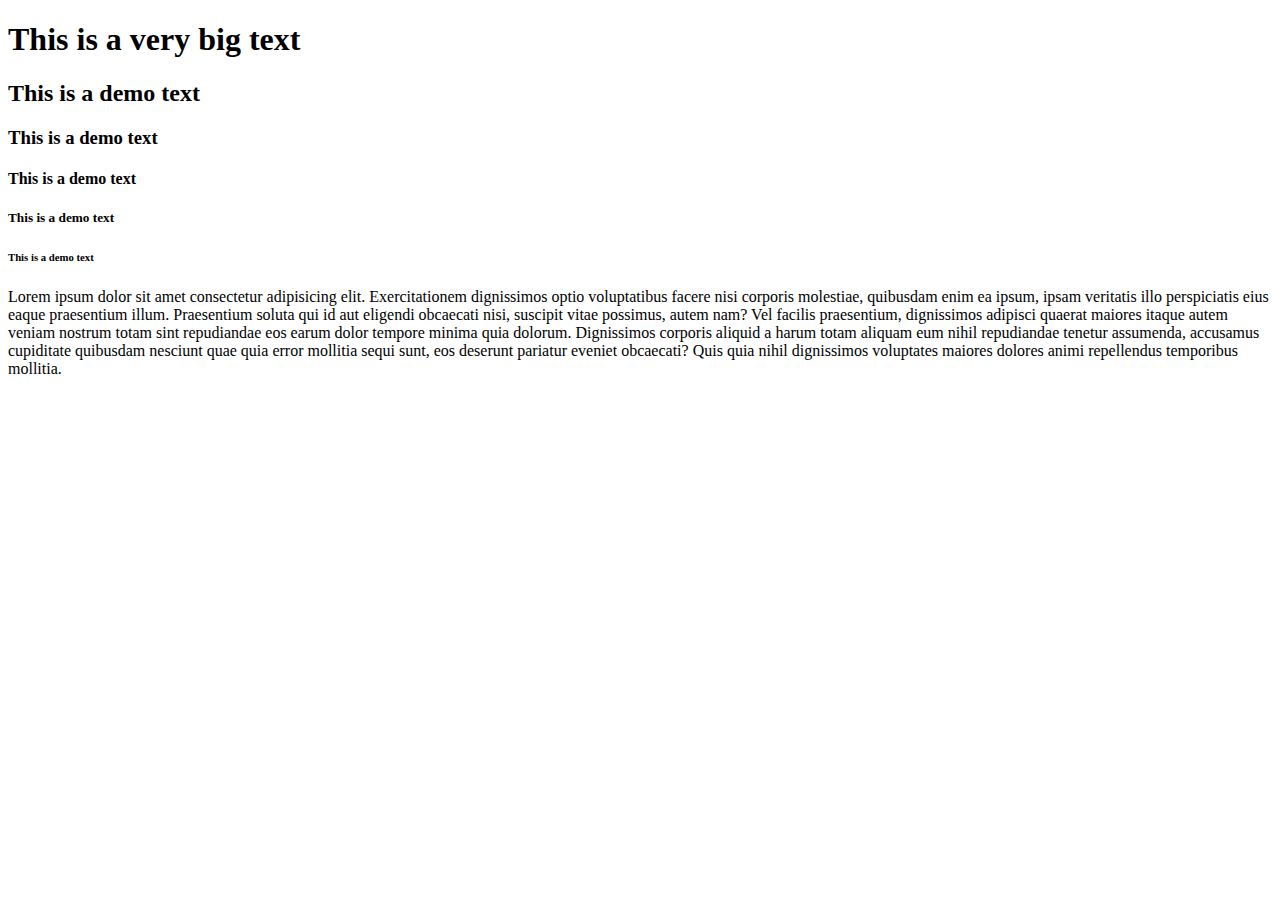
<file: demo/index.html>
<!DOCTYPE html>
<html lang="en">

<head>
    <meta charset="UTF-8">
    <meta http-equiv="X-UA-Compatible" content="IE=edge">
    <meta name="viewport" content="width=device-width, initial-scale=1.0">
    <meta name="description" content="this is my personal website">
    <title>Document</title>
</head>

<body>
    <h1>This is a very big text</h1>
    <h2>This is a demo text</h2>
    <h3>This is a demo text</h3>
    <h4>This is a demo text</h4>
    <h5>This is a demo text</h5>
    <h6>This is a demo text</h6>

    <p>Lorem ipsum dolor sit amet consectetur adipisicing elit. Exercitationem dignissimos optio voluptatibus facere
        nisi corporis molestiae, quibusdam enim ea ipsum, ipsam veritatis illo perspiciatis eius eaque praesentium
        illum. Praesentium soluta qui id aut eligendi obcaecati nisi, suscipit vitae possimus, autem nam? Vel facilis
        praesentium, dignissimos adipisci quaerat maiores itaque autem veniam nostrum totam sint repudiandae eos earum
        dolor tempore minima quia dolorum. Dignissimos corporis aliquid a harum totam aliquam eum nihil repudiandae
        tenetur assumenda, accusamus cupiditate quibusdam nesciunt quae quia error mollitia sequi sunt, eos deserunt
        pariatur eveniet obcaecati? Quis quia nihil dignissimos voluptates maiores dolores animi repellendus temporibus
        mollitia.</p>

</body>

</html>
</file>
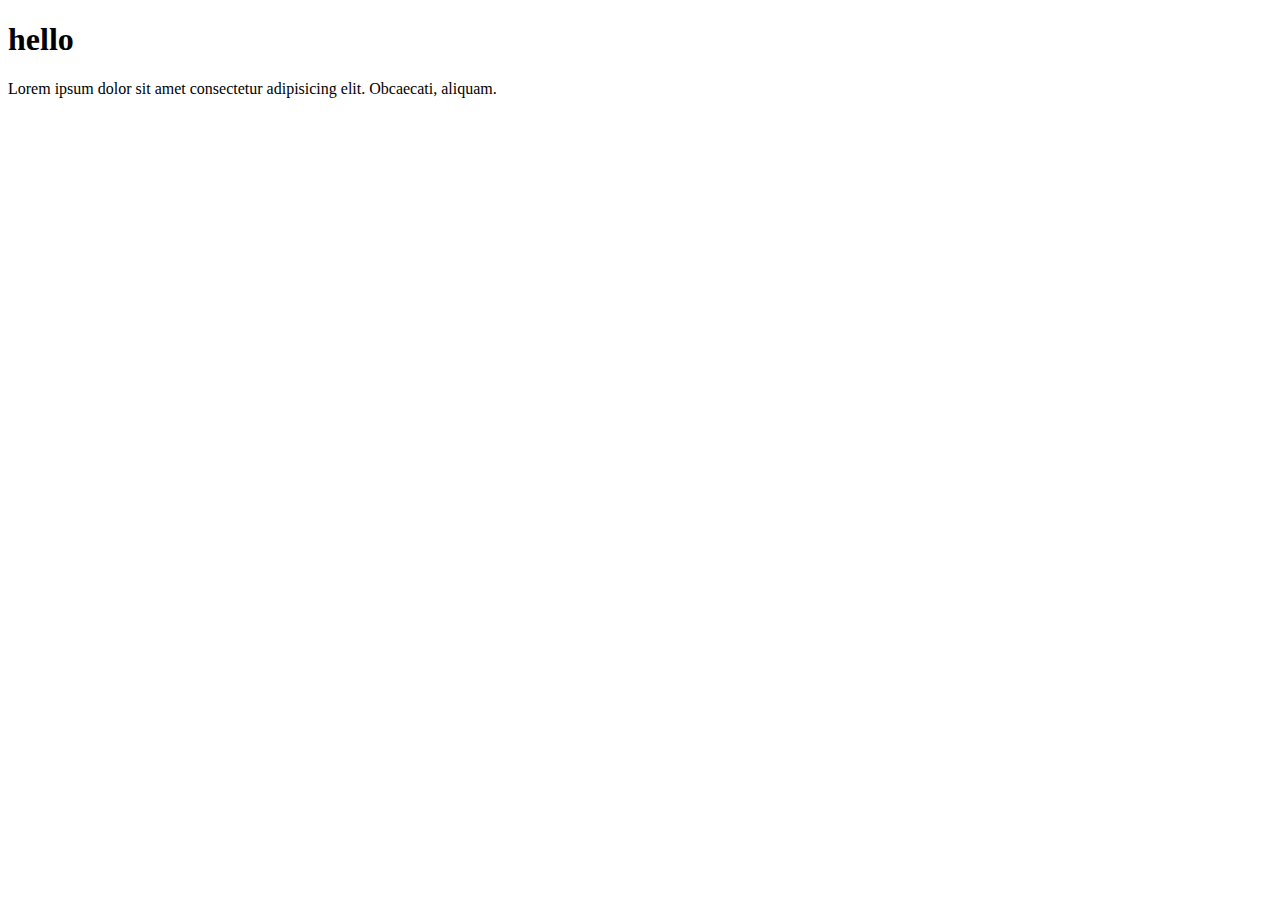
<file: leaernjs/lec1/index.html>
<!DOCTYPE html>
<html lang="en">
<head>
    <meta charset="UTF-8">
    <meta http-equiv="X-UA-Compatible" content="IE=edge">
    <meta name="viewport" content="width=device-width, initial-scale=1.0">
    <title>Document</title>
    <script src="script.js"></script>
</head>
<body>
    <h1>hello</h1>
    <p>Lorem ipsum dolor sit amet consectetur adipisicing elit. Obcaecati, aliquam.</p>
    
</body>
</html>
</file>
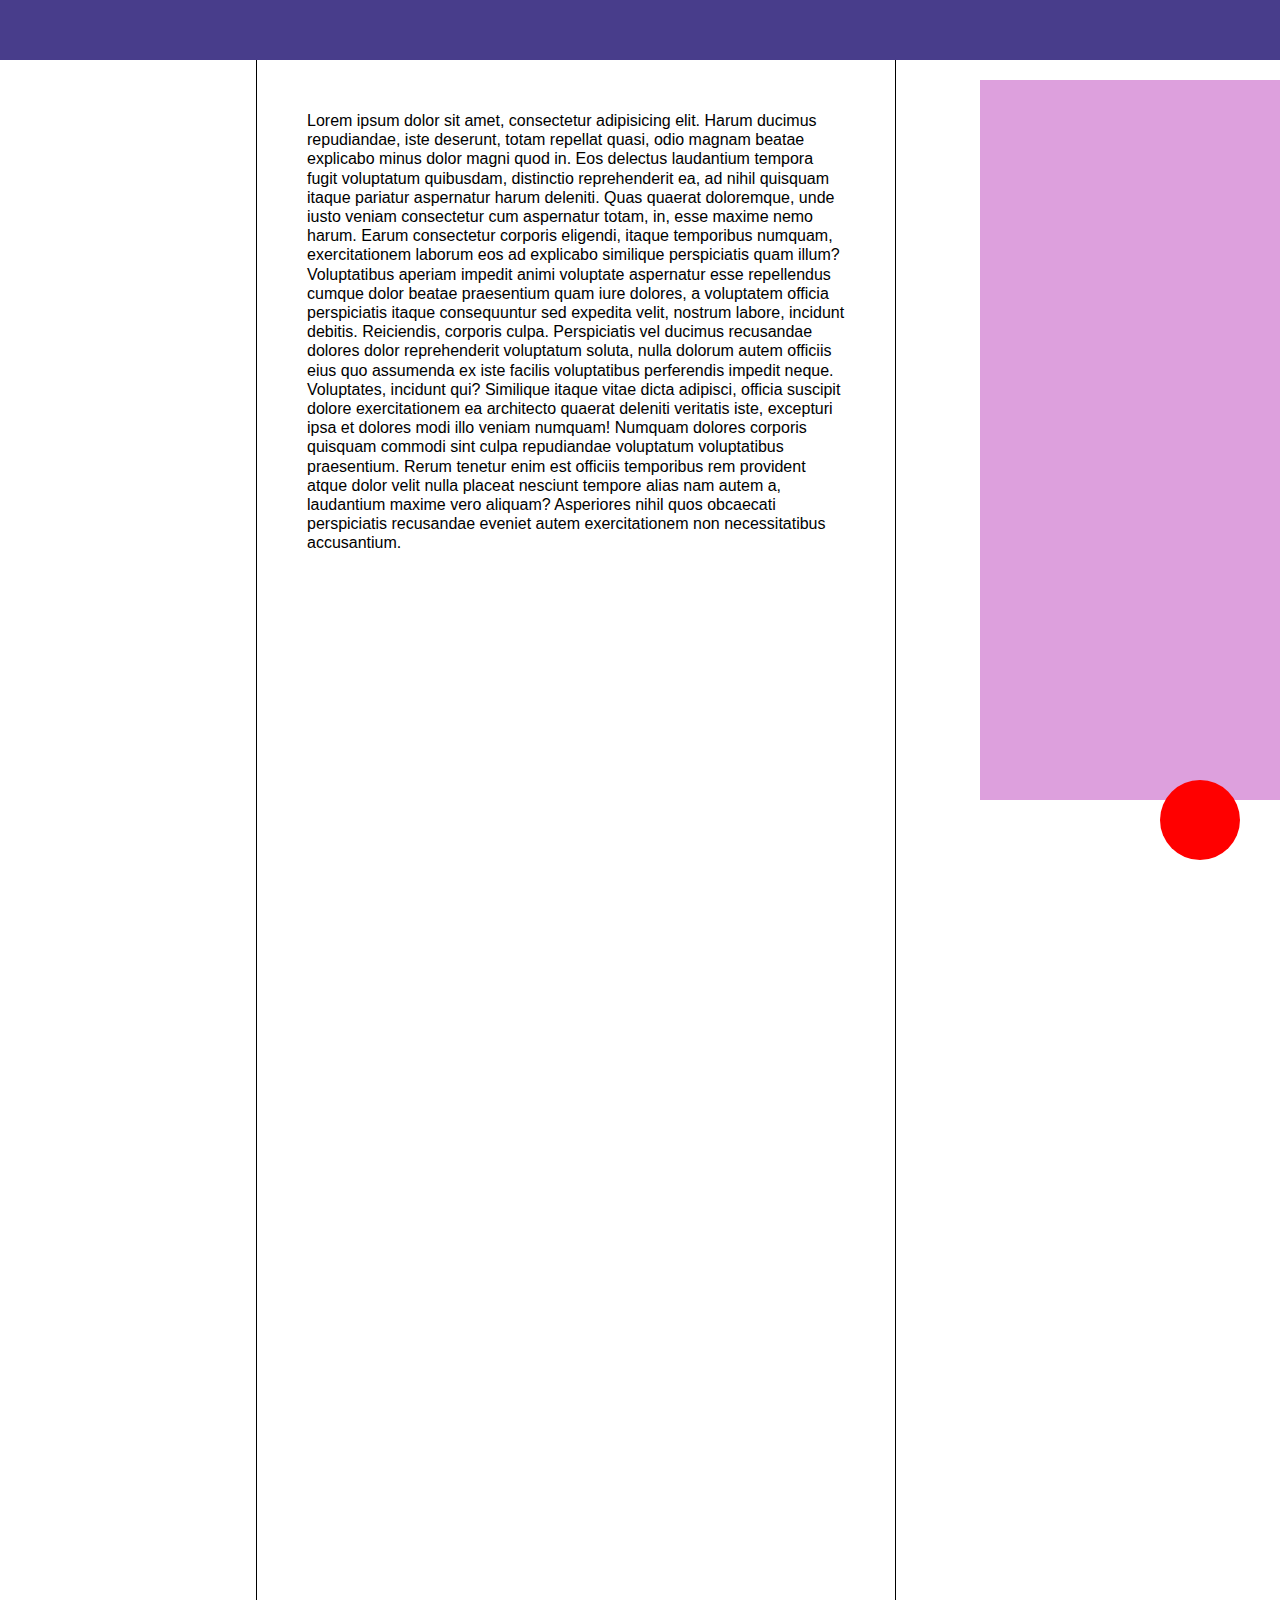
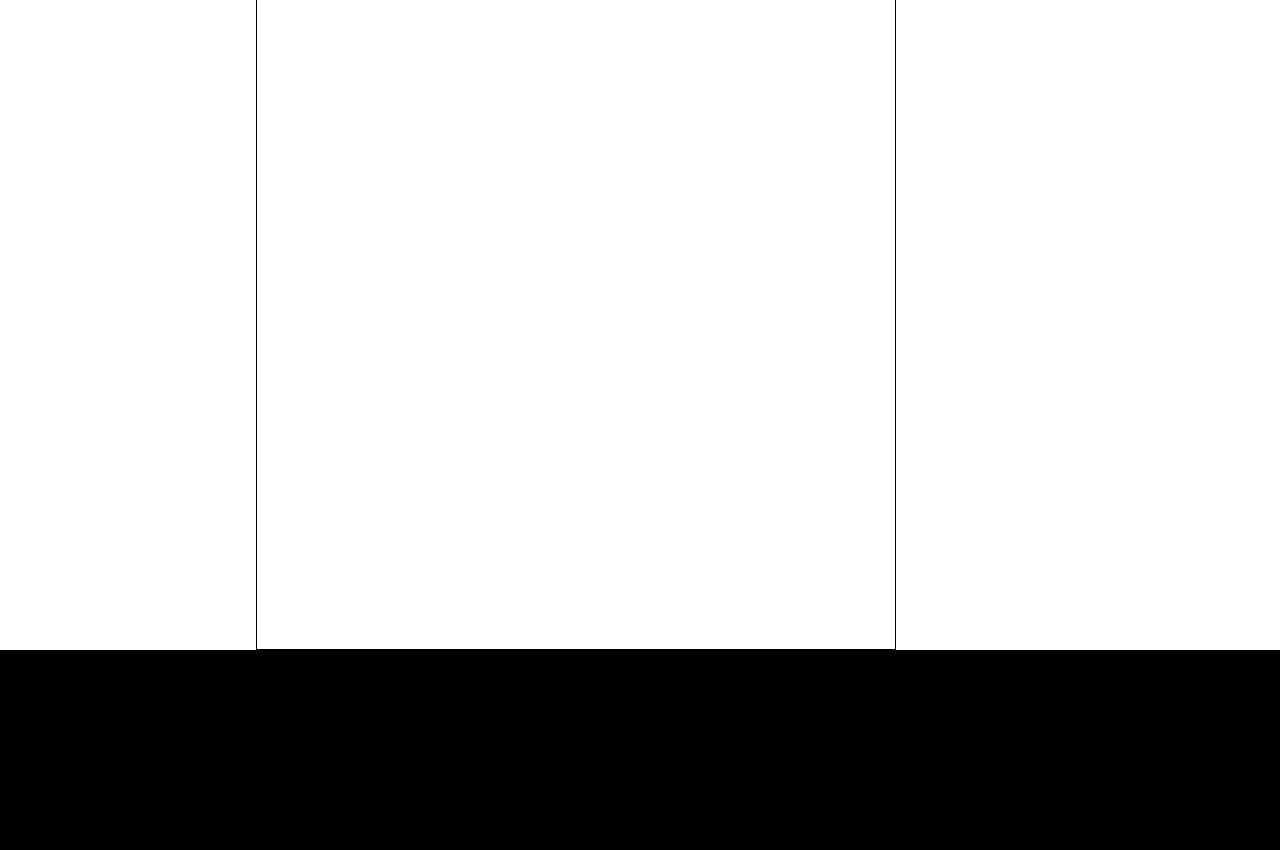
<file: learncss/0.1position/index.html>
<!DOCTYPE html>
<html lang="en">

<head>
    <meta charset="UTF-8">
    <meta http-equiv="X-UA-Compatible" content="IE=edge">
    <meta name="viewport" content="width=device-width, initial-scale=1.0">
    <title>Document</title>
    <link rel="stylesheet" href="style.css">
</head>

<body>
    <nav>

    </nav>
    <main>
        <p>Lorem ipsum dolor sit amet, consectetur adipisicing elit. Harum ducimus repudiandae, iste deserunt, totam
            repellat quasi, odio magnam beatae explicabo minus dolor magni quod in. Eos delectus laudantium tempora
            fugit voluptatum quibusdam, distinctio reprehenderit ea, ad nihil quisquam itaque pariatur aspernatur harum
            deleniti. Quas quaerat doloremque, unde iusto veniam consectetur cum aspernatur totam, in, esse maxime nemo
            harum. Earum consectetur corporis eligendi, itaque temporibus numquam, exercitationem laborum eos ad
            explicabo similique perspiciatis quam illum? Voluptatibus aperiam impedit animi voluptate aspernatur esse
            repellendus cumque dolor beatae praesentium quam iure dolores, a voluptatem officia perspiciatis itaque
            consequuntur sed expedita velit, nostrum labore, incidunt debitis. Reiciendis, corporis culpa. Perspiciatis
            vel ducimus recusandae dolores dolor reprehenderit voluptatum soluta, nulla dolorum autem officiis eius quo
            assumenda ex iste facilis voluptatibus perferendis impedit neque. Voluptates, incidunt qui? Similique itaque
            vitae dicta adipisci, officia suscipit dolore exercitationem ea architecto quaerat deleniti veritatis iste,
            excepturi ipsa et dolores modi illo veniam numquam! Numquam dolores corporis quisquam commodi sint culpa
            repudiandae voluptatum voluptatibus praesentium. Rerum tenetur enim est officiis temporibus rem provident
            atque dolor velit nulla placeat nesciunt tempore alias nam autem a, laudantium maxime vero aliquam?
            Asperiores nihil quos obcaecati perspiciatis recusandae eveniet autem exercitationem non necessitatibus
            accusantium.</p>
    </main>
    <div class="aside-container">
        <aside></aside>
    </div>
    <div class="contact"></div>
    <footer></footer>

</body>

</html>
</file>
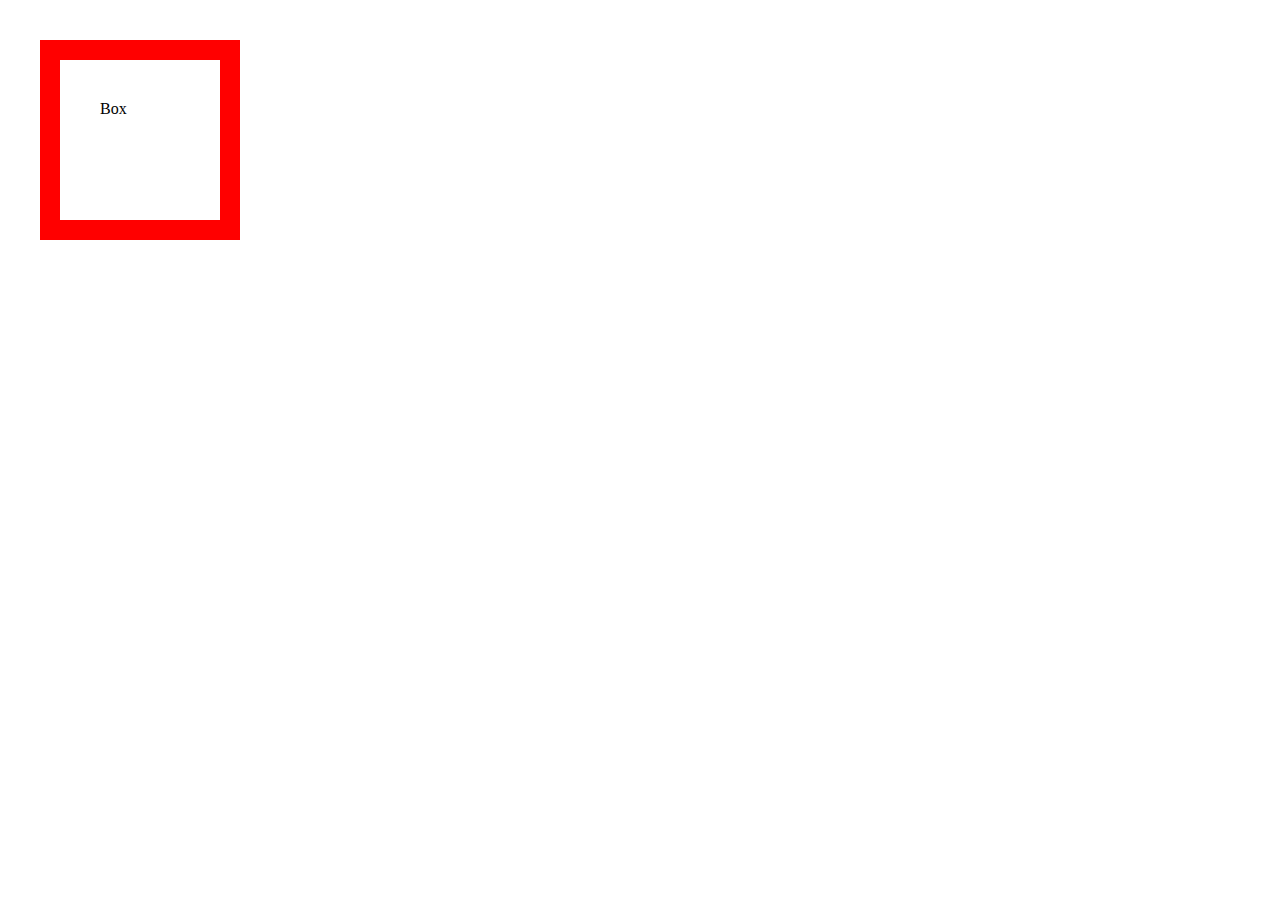
<file: learncss/boxmodel/index.html>
<!DOCTYPE html>
<html lang="en">

<head>
    <meta charset="UTF-8">
    <meta http-equiv="X-UA-Compatible" content="IE=edge">
    <meta name="viewport" content="width=device-width, initial-scale=1.0">
    <title>Units in css</title>
    <link rel="stylesheet" href="style.css">
</head>

<body>
    <div class="box">
        Box
    </div>

</body>

</html>
</file>
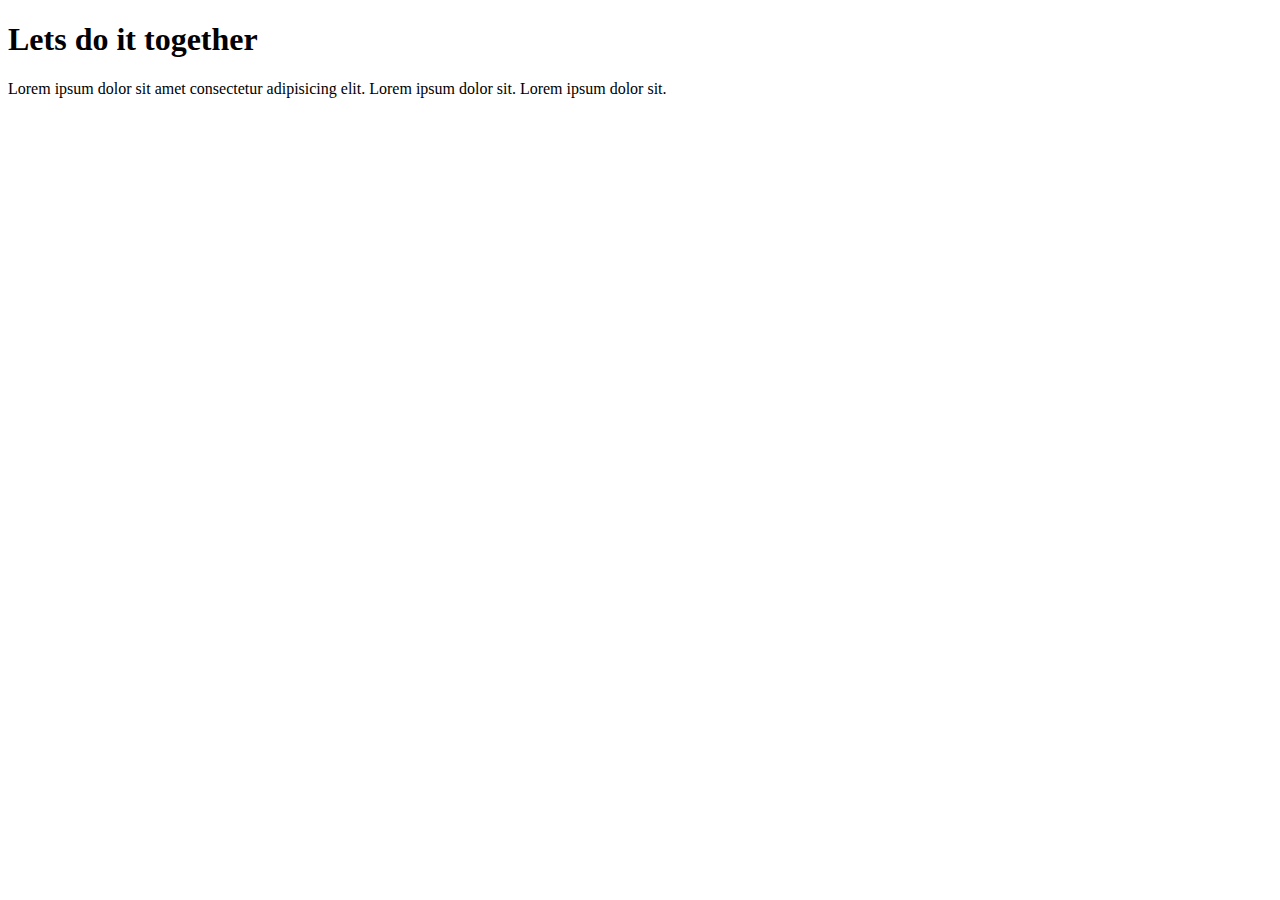
<file: learncss/display property/index.html>
<!DOCTYPE html>
<html lang="en">

<head>
    <meta charset="UTF-8">
    <meta http-equiv="X-UA-Compatible" content="IE=edge">
    <meta name="viewport" content="width=device-width, initial-scale=1.0">
    <title>Document</title>
    <link rel="stylesheet" href="style.css">
</head>

<body>
    <h1>Lets do it together</h1>
    <p>Lorem ipsum dolor sit amet consectetur adipisicing elit.</p>
    <p>Lorem ipsum dolor sit.</p>
    <p>Lorem ipsum dolor sit.</p>

</body>

</html>
</file>
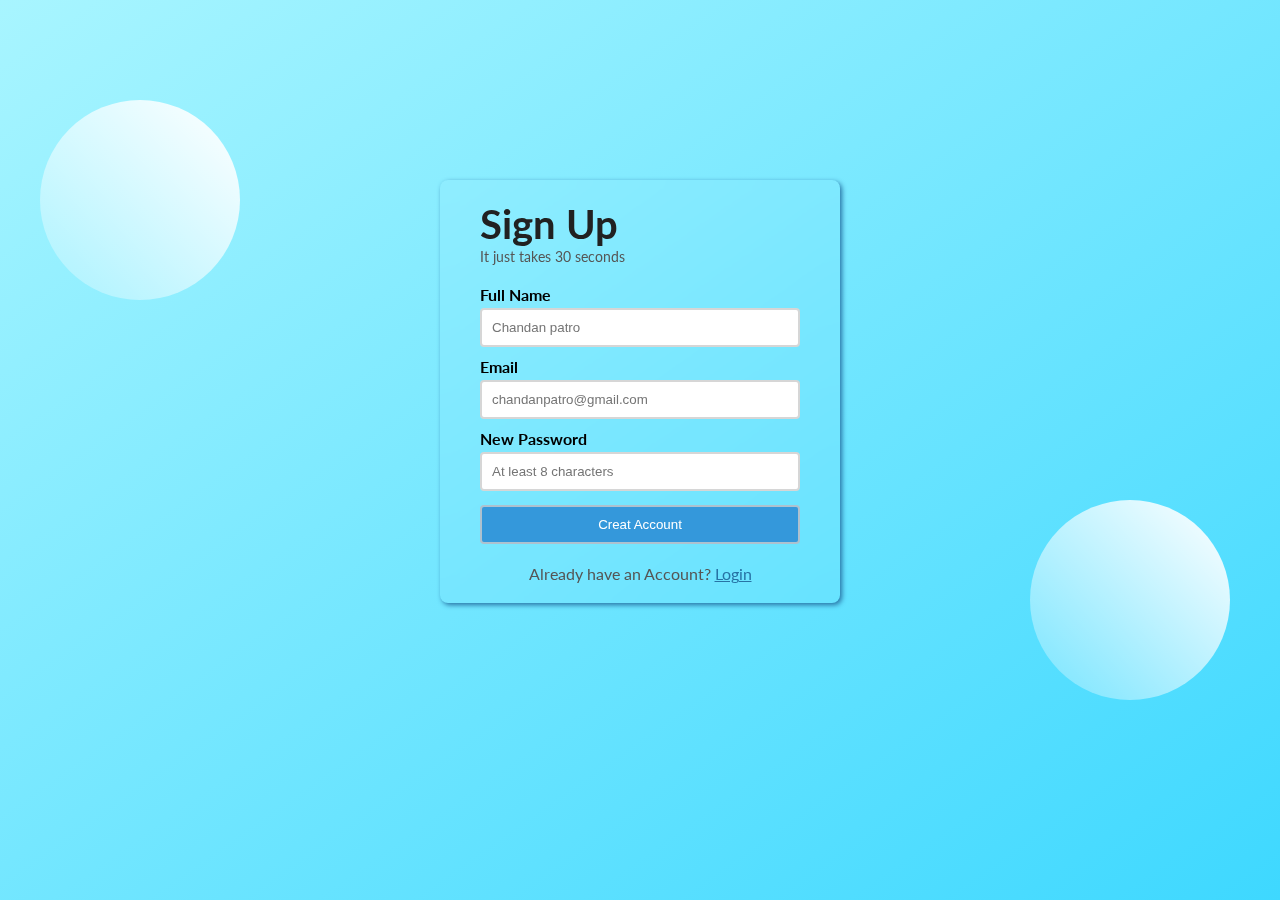
<file: learncss/mini project signup/index.html>
<!DOCTYPE html>
<html lang="en">

<head>
    <meta charset="UTF-8">
    <meta http-equiv="X-UA-Compatible" content="IE=edge">
    <meta name="viewport" content="width=device-width, initial-scale=1.0">
    <title>SignUp</title>
    <link rel="stylesheet" href="style.css">
</head>

<body>
    <div class="outer-box">
        <div class="inner-box">
            <header class="signup-header">
                <h1>Sign Up</h1>
                <p>It just takes 30 seconds</p>
            </header>
            <main class="signup-body">
                <form action="#">
                    <p>
                        <label for="fullname">Full Name</label>
                        <input type="text" id="fullname" placeholder="Chandan patro" required>
                    </p>
                    <p>
                        <label for="email">Email</label>
                        <input type="email" id="email" placeholder="chandanpatro@gmail.com" required>
                    </p>
                    <p>
                        <label for="password">New Password</label>
                        <input type="password" id="password" placeholder="At least 8 characters" required>
                    </p>
                    <p>
                        <input type="submit" id="submit" value="Creat Account">
                    </p>
                </form>
            </main>
            <footer class="signup-footer">
                <p>Already have an Account? <a href="#">Login</a></p>
            </footer>
        </div>
        <div class="circle c1"></div>
        <div class="circle c2"></div>
    </div>

</body>

</html>
</file>
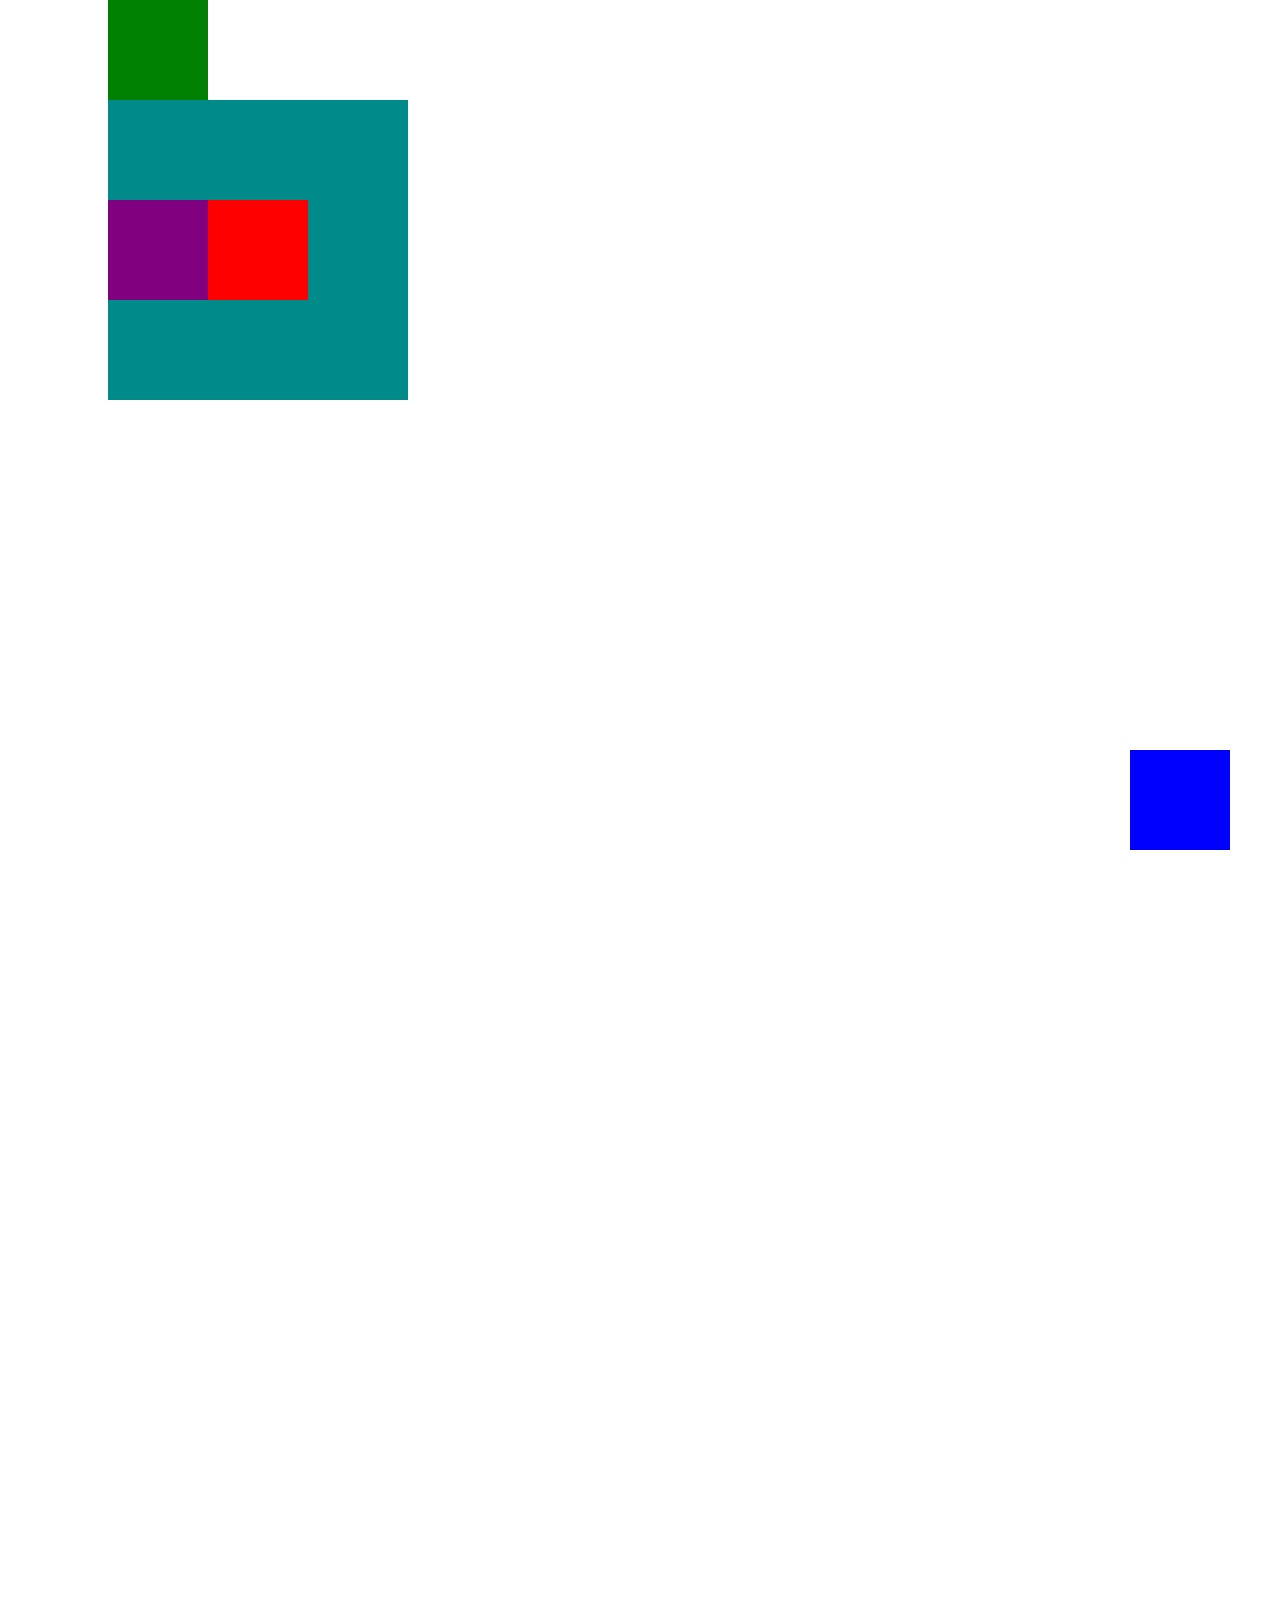
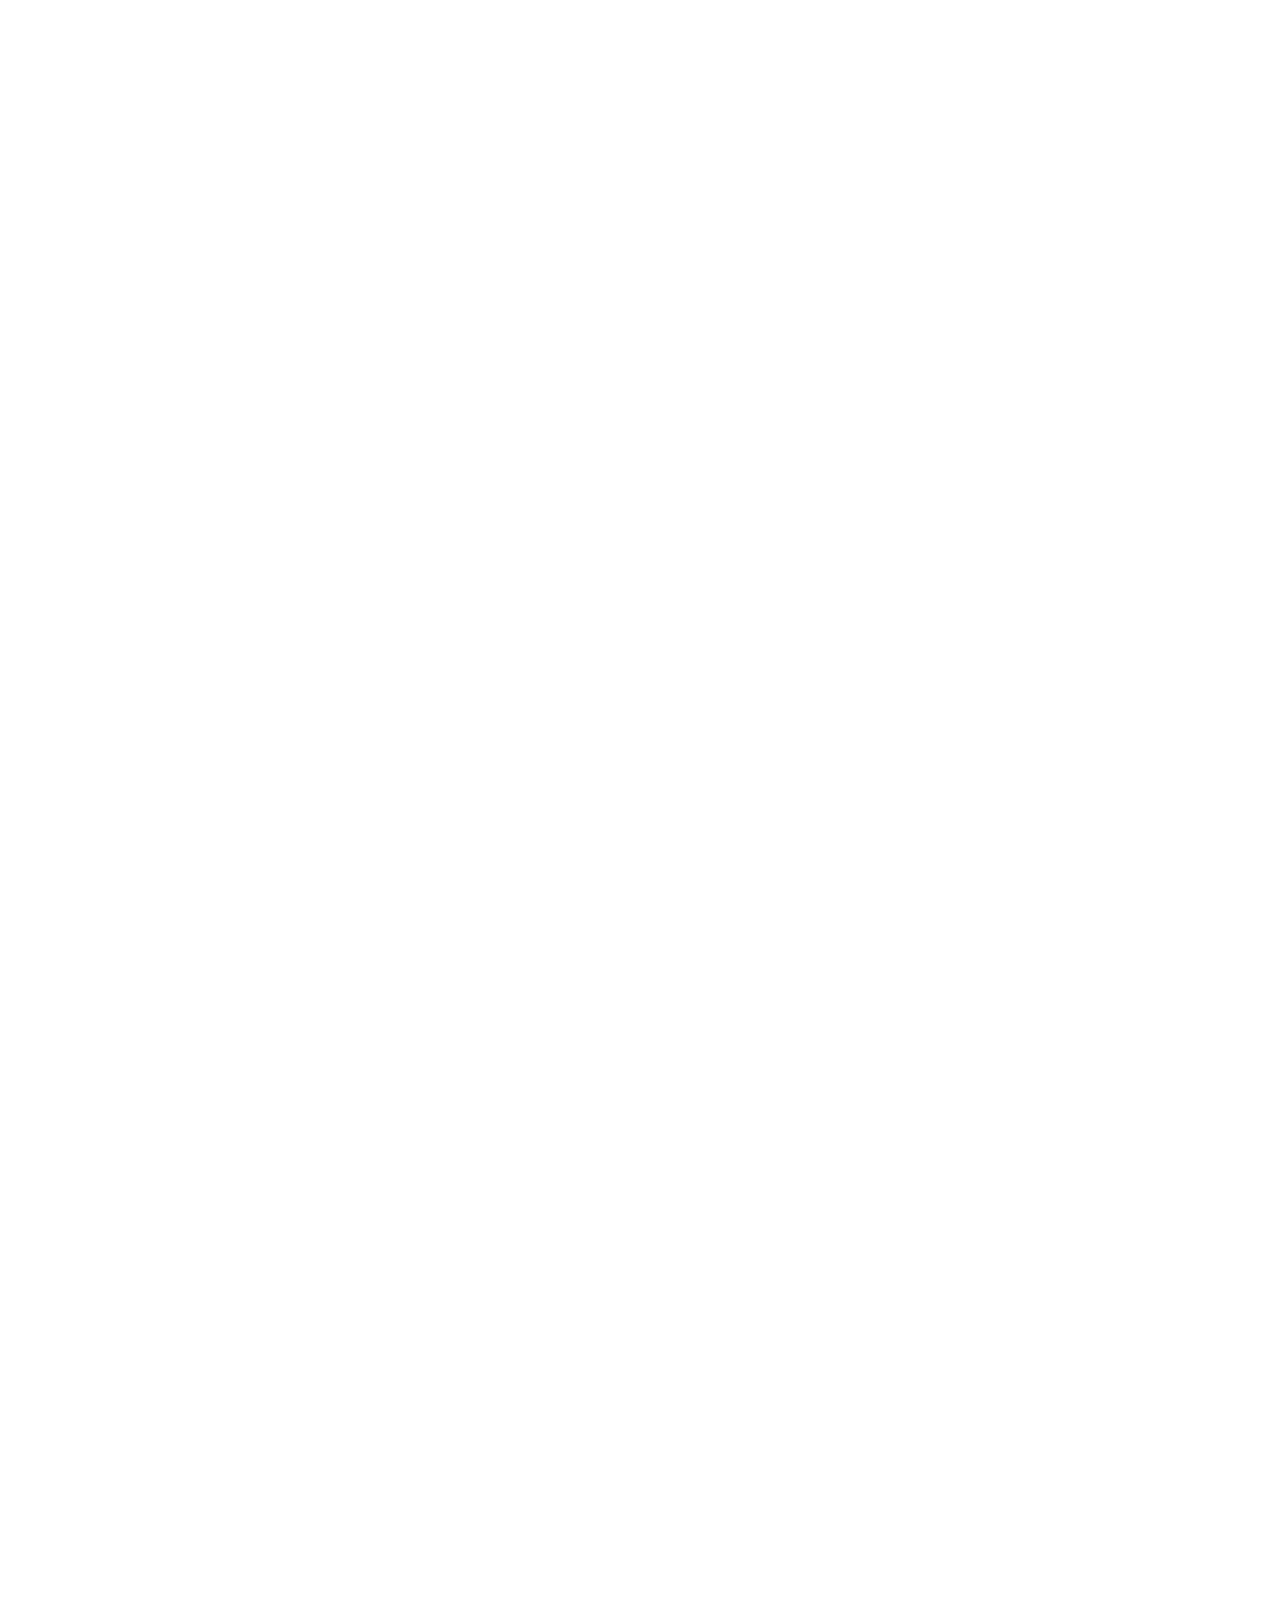
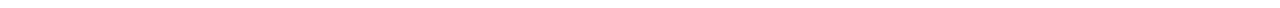
<file: learncss/position/index.html>
<!DOCTYPE html>
<html lang="en">

<head>
    <meta charset="UTF-8">
    <meta http-equiv="X-UA-Compatible" content="IE=edge">
    <meta name="viewport" content="width=device-width, initial-scale=1.0">
    <title>Document</title>
    <link rel="stylesheet" href="style.css">
</head>

<body>
    <div class="container">
        <div class="box red"></div>
        <div class="box green"></div>
        <div class="box blue"></div>
        <div class="box purple"></div>
    </div>
    <div class="spacer"></div>

</body>

</html>
</file>
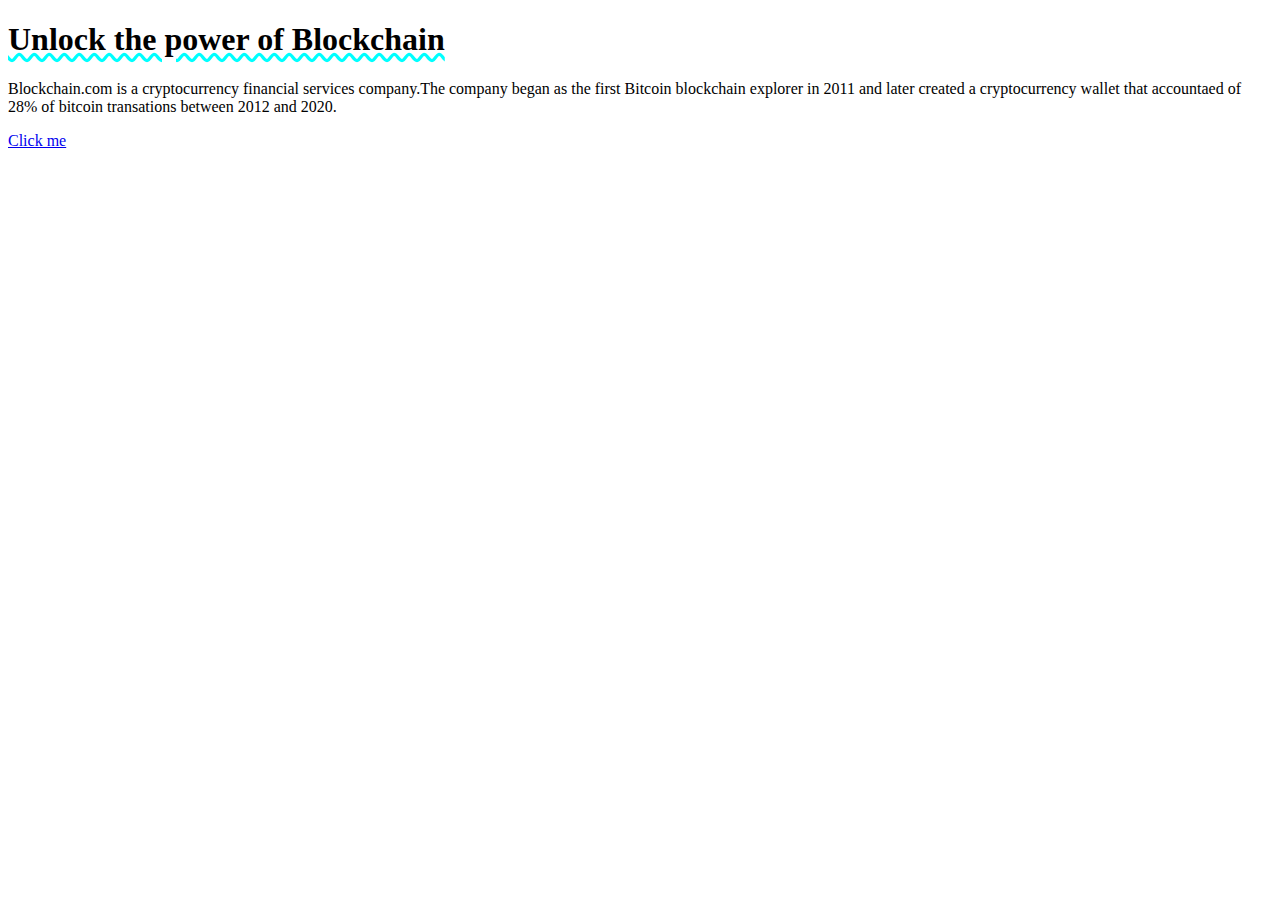
<file: learncss/text and font/index.html>
<!DOCTYPE html>
<html lang="en">

<head>
    <meta charset="UTF-8">
    <meta http-equiv="X-UA-Compatible" content="IE=edge">
    <meta name="viewport" content="width=device-width, initial-scale=1.0">
    <title>Text and Font</title>
    <link rel="stylesheet" href="style.css">
</head>

<body>
    <h1>Unlock the power of Blockchain</h1>
    <p>Blockchain.com is a cryptocurrency financial services company.The company began as the first Bitcoin blockchain
        explorer in 2011 and later created a cryptocurrency wallet that accountaed of 28% of bitcoin transations between
        2012 and 2020.</p>
    <a href="#">Click me</a>

</body>

</html>
</file>
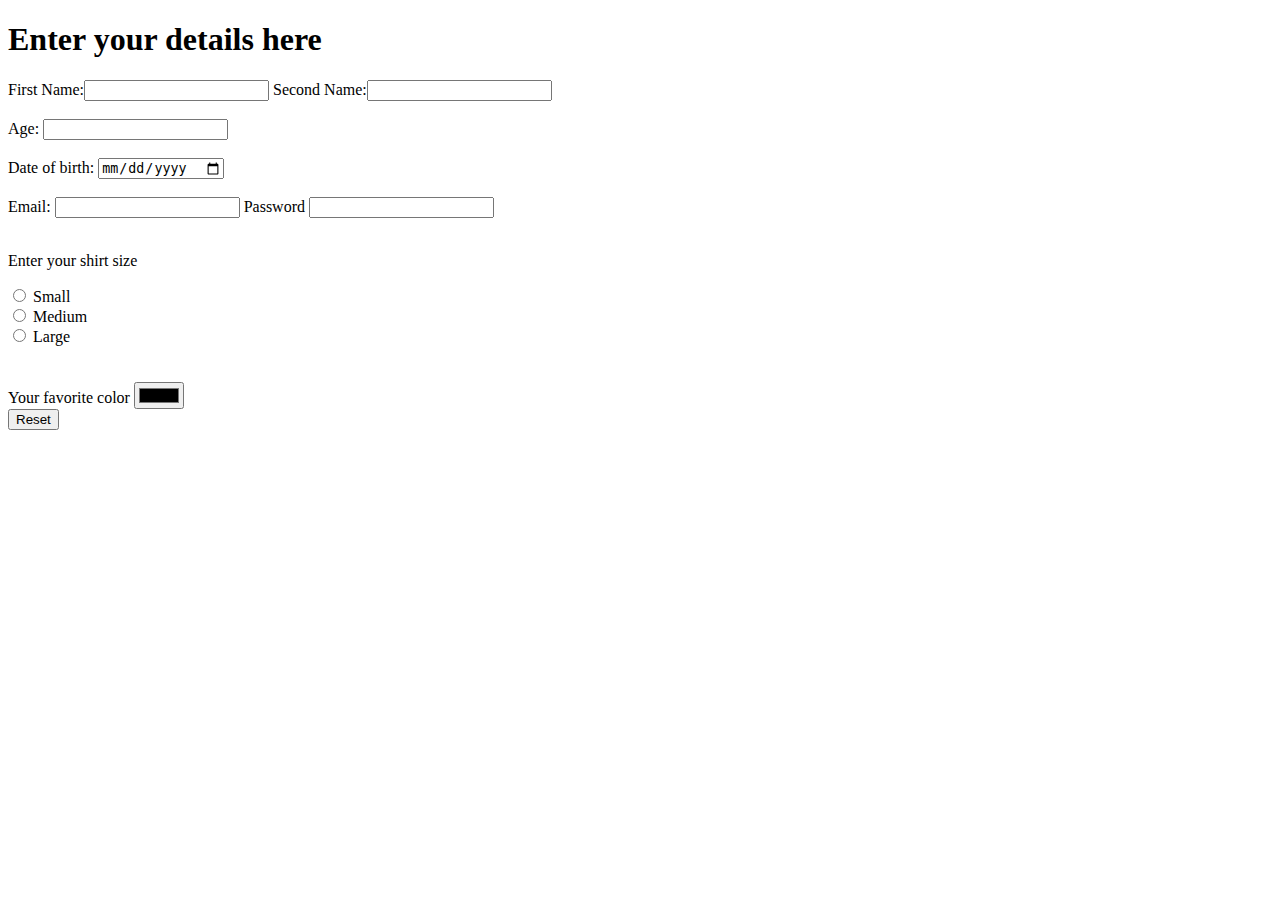
<file: demo/ContactDetails.html>
<!DOCTYPE html>
<html lang="en">

<head>
    <meta charset="UTF-8">
    <meta http-equiv="X-UA-Compatible" content="IE=edge">
    <meta name="viewport" content="width=device-width, initial-scale=1.0">
    <title>Contact Details</title>
</head>

<body>

    <h1>Enter your details here</h1>
    <form action="">
        <label for="">First Name:</label><input type="text">
        <label for="">Second Name:</label><input type="text">
        <br><br>
        <label for="">Age:</label>
        <input type="number">
        <br><br>

        <label for="">Date of birth:</label>
        <input type="date">
        <br><br>

        <label for="">Email:</label>
        <input type="email">
        <label for="">Password</label>
        <input type="password">
        <br><br>

        <p>Enter your shirt size</p>

        <input id="small" name="tShirtSize" type="radio">
        <label for="small">Small</label><br>

        <input id="medium" name="tShirtSize" type="radio">
        <label for="medium">Medium</label><br>

        <input id="large" name="tShirtSize" type="radio">
        <label for="large">Large</label><br>
        <br><br>
        <label for="color">Your favorite color</label>
        <input type="color">
        <br>
        <input type="reset">
    </form>

</body>

</html>
</file>
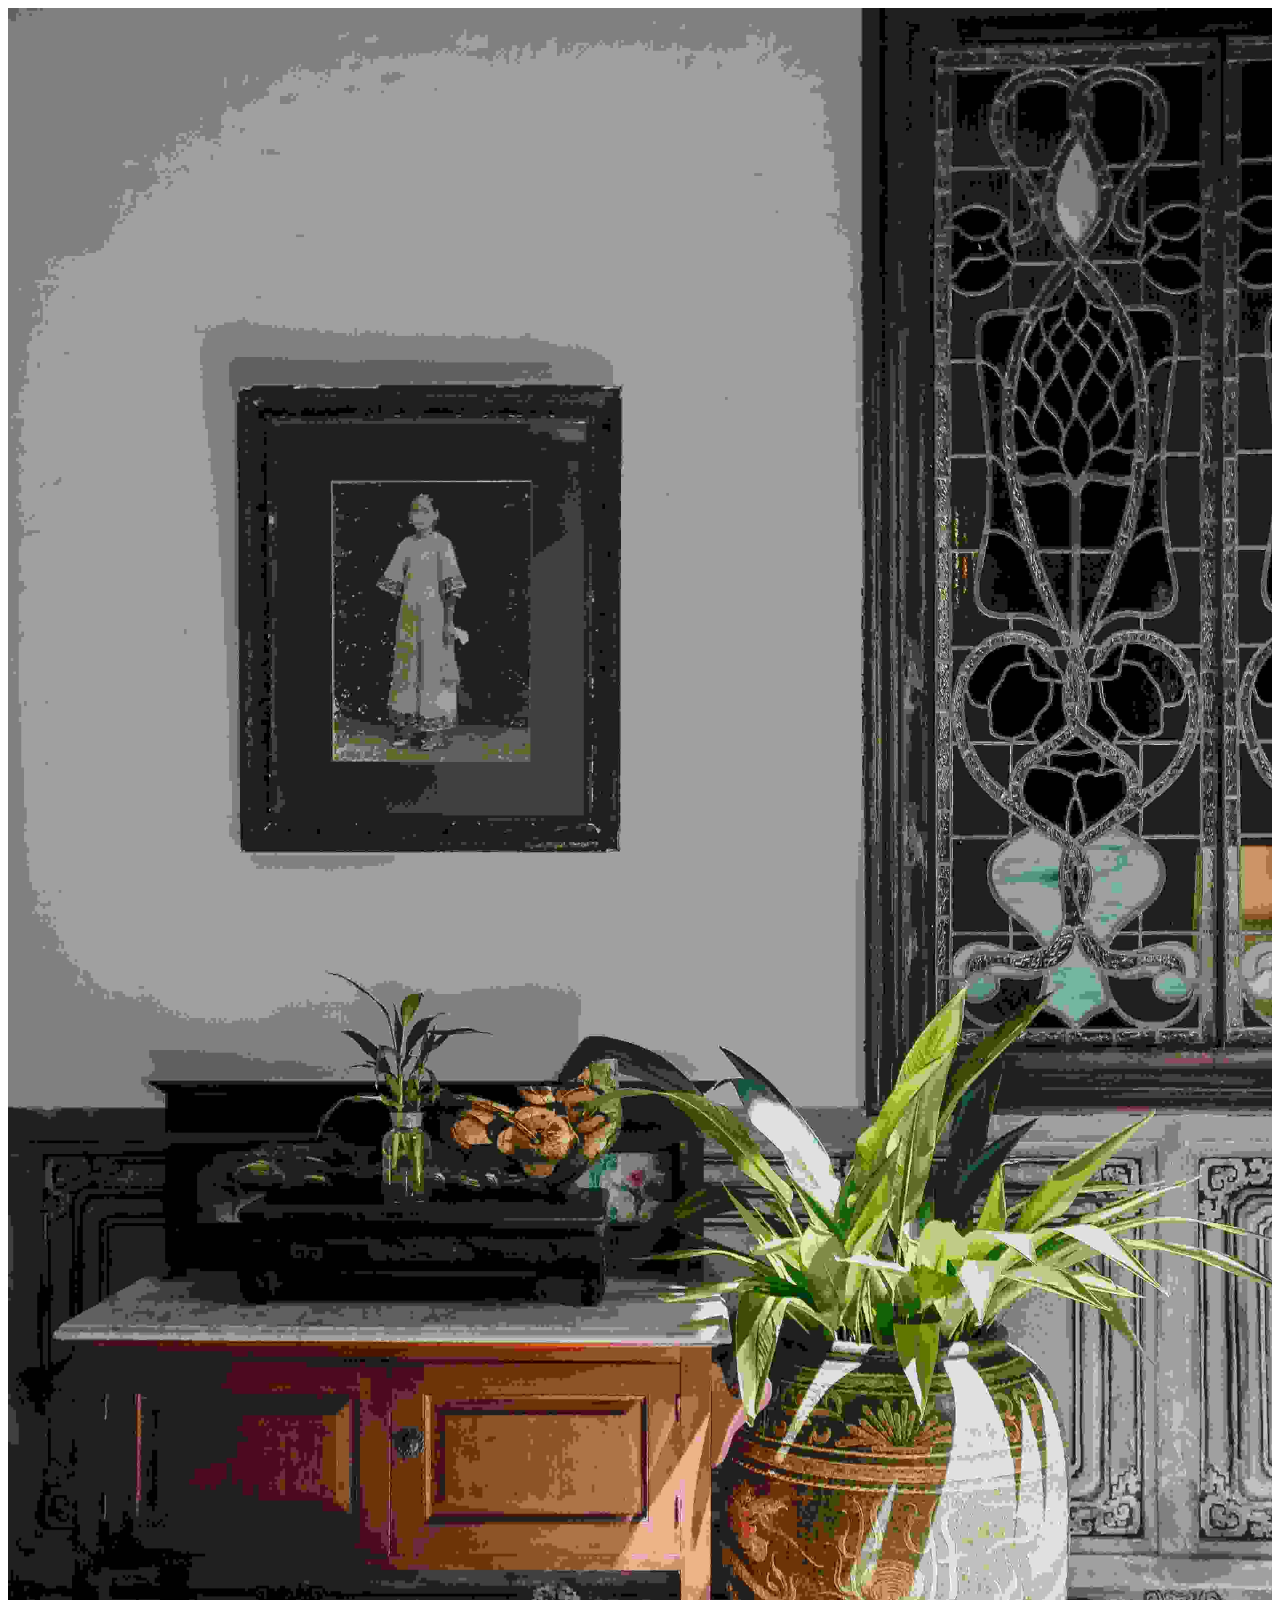
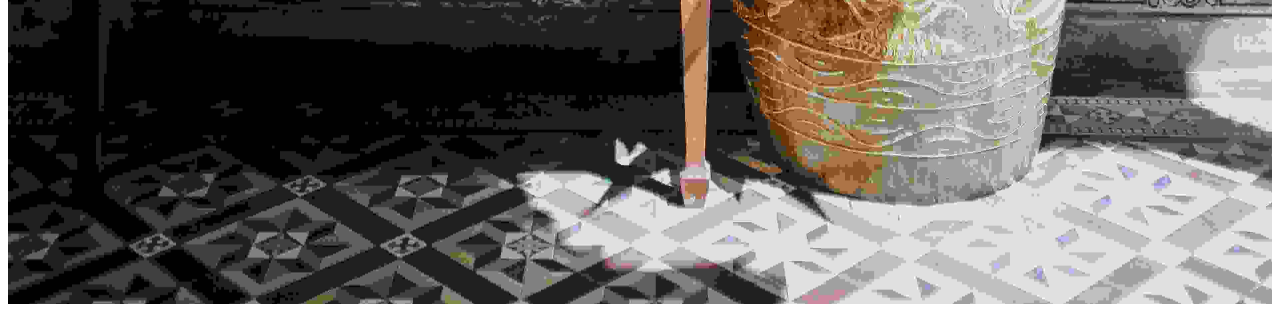
<file: demo/portfolio.html>
<!DOCTYPE html>
<html lang="en">

<head>
    <meta charset="UTF-8">
    <meta http-equiv="X-UA-Compatible" content="IE=edge">
    <meta name="viewport" content="width=device-width, initial-scale=1.0">
    <title>Portfolio</title>
</head>

<body>
    <img width="100%"
        srcset="image/pexels-vitalina1x.jpg 1x,image/pexels-vitalina2x.jpg 2x,image/pexels-vitalina3x.jpg 3x"
        src="image/pexels-vitalina.jpg" alt="family photo">
</body>

</html>
</file>
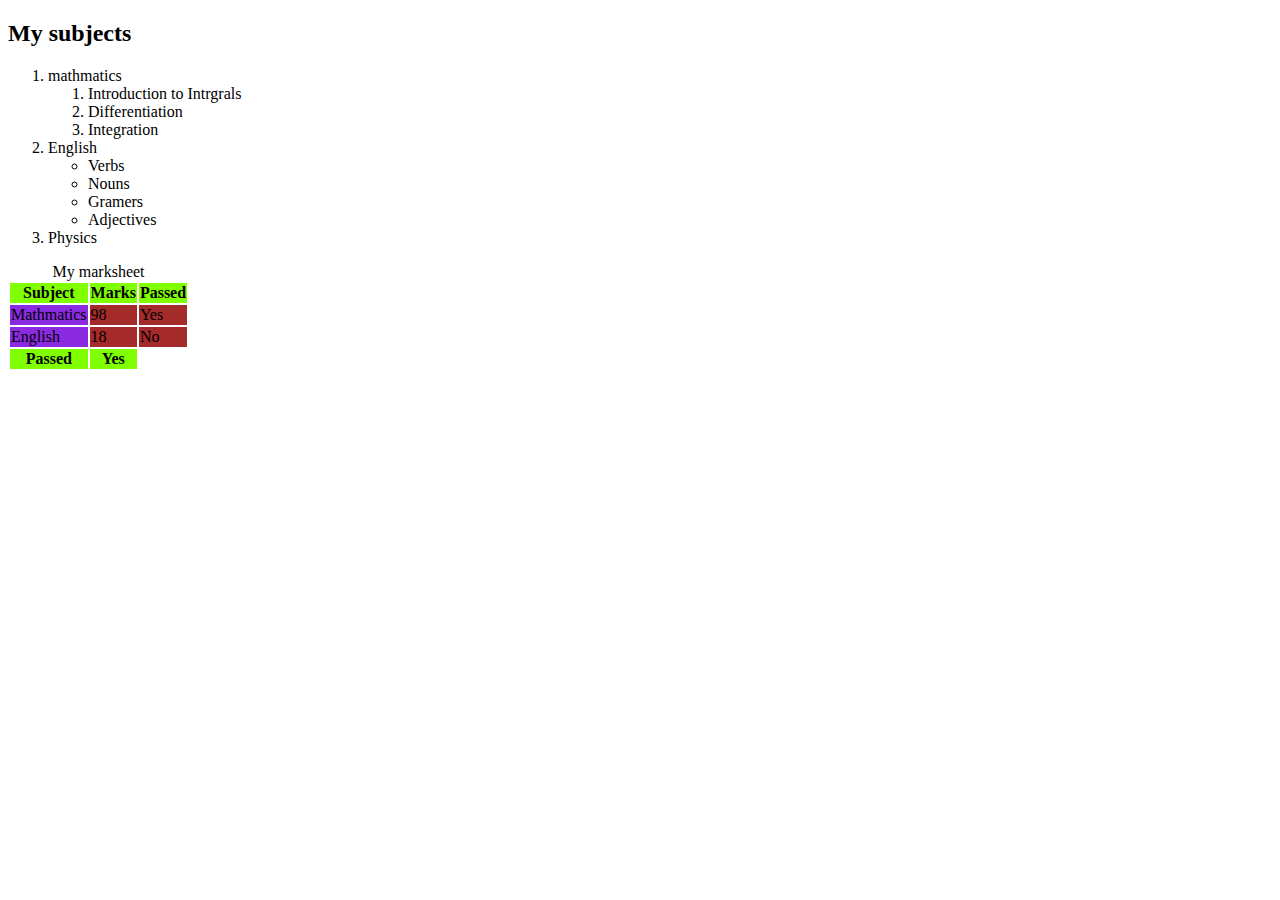
<file: demo/school.html>
<!DOCTYPE html>
<html lang="en">

<head>
    <meta charset="UTF-8">
    <meta http-equiv="X-UA-Compatible" content="IE=edge">
    <meta name="viewport" content="width=device-width, initial-scale=1.0">
    <title>My school</title>
</head>

<body>
    <h2>My subjects</h2>
    <ol>
        <li>mathmatics
            <ol>
                <li>Introduction to Intrgrals</li>
                <li>Differentiation</li>
                <li>Integration</li>
            </ol>
        </li>
        <li>English
            <ul>
                <li>Verbs</li>
                <li>Nouns</li>
                <li>Gramers</li>
                <li>Adjectives</li>
            </ul>
        </li>
        <li>Physics</li>
    </ol>

    <table>
        <caption>My marksheet</caption>
        <colgroup>
            <col span="1" style="background-color: blueviolet;">
            <col span="2" style="background-color: brown;">
        </colgroup>
        <thead style="background-color: chartreuse;">
            <tr>
                <th>Subject</th>
                <th>Marks</th>
                <th>Passed</th>
            </tr>
        </thead>
        <tbody>
            <tr>
                <td>Mathmatics</td>
                <td>98</td>
                <td>Yes</td>
            </tr>
            <tr>
                <td>English</td>
                <td>18</td>
                <td>No</td>
            </tr>
        </tbody>
        <tfoot style="background-color: chartreuse;">
            <tr>
                <th>Passed</th>
                <th>Yes</th>
            </tr>
        </tfoot>

    </table>

</body>

</html>
</file>
<file: learncss/0.1position/style.css>
* {
    margin: 0px;
    padding: 0px;
    box-sizing: border-box;
}

nav {
    width: 100%;
    height: 60px;
    background-color: darkslateblue;
    position: fixed;
    top: 0;
    z-index: 1;
}

body {
    font-family: Arial, Helvetica, sans-serif;
    line-height: 1.2rem;
}

main {
    width: 50%;
    height: 250vh;
    border: 1px solid black;
    position: relative;
    left: 20%;
    right: 30%;
    padding: 110px 50px;
}

.aside-container {
    width: 100%;
    height: 150vh;
    position: absolute;
    top: 0;
}

aside {
    width: 300px;
    background-color: plum;
    height: 80vh;
    position: sticky;
    top: 80px;
    float: right;
}

.contact {
    width: 80px;
    height: 80px;
    position: fixed;
    right: 40px;
    bottom: 40px;
    border-radius: 40px;
    background-color: red;
}

footer {
    width: 100%;
    height: 200px;
    background-color: black;
}
</file>
<file: learncss/boxmodel/style.css>
* {
    margin: 0;
    box-sizing: border-box;
}

.box {
    width: 200px;
    height: 200px;
    border: 20px solid red;
    padding: 40px;
    margin: 40px;
}
</file>
<file: learncss/display property/style.css>
p {
    display: inline;
}
</file>
<file: learncss/mini project signup/style.css>
@import url('https://fonts.googleapis.com/css2?family=Lato:wght@400;700&display=swap');

* {
    margin: 0;
    padding: 0;
    box-sizing: border-box;
}

body {
    font-family: 'Lato', sans-serif;
}

.outer-box {
    width: 100vw;
    height: 100vh;
    background: linear-gradient(to top left, #3ed8ff, #a8f5ff);
}

.inner-box {
    width: 400px;
    margin: 0 auto;
    position: relative;
    top: 20%;
    /* transform: translate(-50%); */
    padding: 20px 40px;
    background-color: #ffffff09;
    backdrop-filter: blur(8px);
    border-radius: 8px;
    box-shadow: 2px 2px 5px #2773a5;
    z-index: 2;
}

.signup-header h1 {
    font-size: 2.5rem;
    color: #212121;
}

.signup-header p {
    font-size: 0.9rem;
    color: #555;
}

.signup-body {
    margin: 20px 0;
}

.signup-body p {
    margin: 10px 0;
}

.signup-body p label {
    display: block;
    font-weight: bold;
}

.signup-body p input {
    width: 100%;
    padding: 10px;
    border: 2px solid #cccc;
    border-radius: 4px;
    margin-top: 4px;
}

.signup-body p input[type="submit"] {
    background-color: #3498db;
    color: white;
    cursor: pointer;
}

.signup-body p input[type="submit"]:hover {
    background-color: #2773a5;
}

.signup-footer p {
    color: #555;
    text-align: center;
}

.signup-footer p a {
    color: #2773a5;
}

.circle {
    width: 200px;
    height: 200px;
    border-radius: 100px;
    background: linear-gradient(to top right, #ffffff33, #ffffffff);
    position: absolute;
}

.c1 {
    top: 100px;
    left: 40px;
}

.c2 {
    bottom: 200px;
    right: 50px;
}
</file>
<file: learncss/position/style.css>
.container {
    width: 300px;
    height: 300px;
    background-color: darkcyan;
    margin: 100px;
}

.box {
    width: 100px;
    height: 100px;
}

.red {
    position: relative;
    background-color: red;
    top: 100px;
    left: 100px;
}

.green {
    background-color: green;
    position: absolute;
    top: 0;
    bottom: 0;
}

.blue {
    background-color: blue;
    position: fixed;
    bottom: 50px;
    right: 50px;
}

.purple {
    background-color: purple;
    position: sticky;
    top: 50px;
}

.spacer {
    height: 300vh;
}
</file>
<file: learncss/text and font/style.css>
h1 {
    text-decoration: underline;
    text-decoration-line: underline;
    text-decoration-color: aqua;
    text-decoration-style: wavy;
}
</file>
